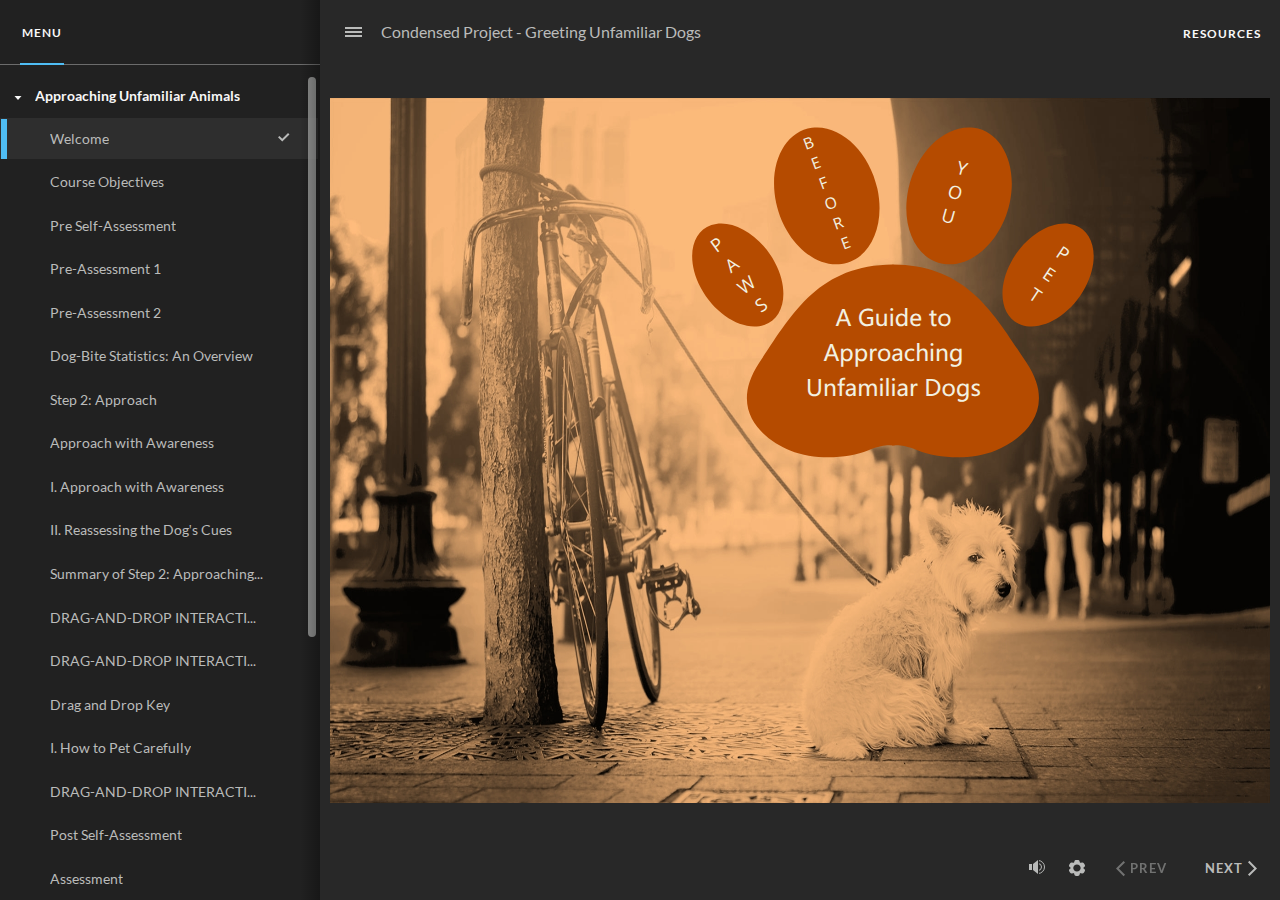
<file: index.html>
﻿<!doctype html>
<html lang="en-US">
<head>
  <meta charset="utf-8">
  <!-- Created using Storyline 360 x64 - http://www.articulate.com  -->
  <!-- version: 3.93.33359.0 -->
  <title>Condensed Project - Greeting Unfamiliar Dogs</title>
  <meta http-equiv="x-ua-compatible" content="IE=edge"/>
  <meta name="viewport" content="width=device-width,initial-scale=1,user-scalable=no,shrink-to-fit=no,minimal-ui"/>
  <meta name="apple-mobile-web-app-capable" content="yes"/>
  <style>
    html, body { height: 100%; padding: 0; margin: 0 }
    #app { height: 100%; width: 100%; }
  </style>

  <script>
    window.DS = {};
    window.globals = {
      DATA_PATH_BASE: '',
      HAS_FRAME: true,
      HAS_SLIDE: true,

      lmsPresent: false,
      tinCanPresent: false,
      cmi5Present: false,
      aoSupport: false,
      scale: 'noscale',
      captureRc: false,
      browserSize: 'optimal',
      bgColor: '#282828',
      features: 'DropInAcc,DropInBase,DropInCore,DropInInteractions,DropInMisc,DropInVectors,DropInVideo,LayerPresentAsDialog,MultipleQuizTracking,UpdatedThemeEditor',
      themeName: 'unified',
      preloaderColor: '#FFFFFF',
      suppressAnalytics: false,
      productChannel: 'stable',
      publishSource: 'storyline',
      aid: 'aid|c8b04d3f-d00f-46e5-b3c8-a647d2412b1c',
      cid: '47a792b4-56fe-43d5-baca-86faaa506571',
      playerVersion: '3.93.33359.0',
      publishTimestamp: '2024-11-09T13:02:13.8513103Z',
      maxIosVideoElements: 10,
      connectionSettings: { message: 'You%20are%20offline.%20Trying%20to%20reconnect...', useDarkTheme: false, mode: 'disabled' },
      hasFeature: function(feature) {
        return this.features.split(',').includes(feature);
      },
      
      parseParams: function(qs) {
        if (window.globals.parsedParams != null) {
          return window.globals.parsedParams;
        }
        qs = (qs || window.location.search.substr(1)).split('+').join(' ');
        var params = {},
            tokens,
            re = /[?&]?([^=]+)=([^&]*)/g;

        while (tokens = re.exec(qs)) {
          params[decodeURIComponent(tokens[1]).trim()] =
            decodeURIComponent(tokens[2]).trim();
        }
        window.globals.parsedParams = params;
        return params;
      }

    };
  </script>
  <script>
    var isIe11 = ('ActiveXObject' in window || window.MSBlobBuilder != null)
      && window.msCrypto != null && !window.ActiveXObject;
    if (isIe11) {
      window.globals.unsupportedBrowser = true;
      document.write(atob('[base64]'));
    }
  </script>

  <script>
    if (window.globals.hasFeature('MultiLanguageSinglePackageSupport')) {
      
      
    }
  </script>

  
  <script>window.THREE = { };</script>
  
</head>
<body style="background: #282828" class="cs-HTML theme-unified">
  <!-- 360 -->
  <script>!function(){var e,i=/iPhone/i,o=/iPod/i,n=/iPad/i,t=/\biOS-universal(?:.+)Mac\b/i,r=/\bAndroid(?:.+)Mobile\b/i,a=/Android/i,d=/(?:SD4930UR|\bSilk(?:.+)Mobile\b)/i,p=/Silk/i,l=/Windows Phone/i,u=/\bWindows(?:.+)ARM\b/i,b=/BlackBerry/i,s=/BB10/i,c=/Opera Mini/i,f=/\b(CriOS|Chrome)(?:.+)Mobile/i,h=/Mobile(?:.+)Firefox\b/i,v=function(e){return void 0!==e&&"MacIntel"===e.platform&&"number"==typeof e.maxTouchPoints&&e.maxTouchPoints>1&&"undefined"==typeof MSStream};e=function(e){var m={userAgent:"",platform:"",maxTouchPoints:0};e||"undefined"==typeof navigator?"string"==typeof e?m.userAgent=e:e&&e.userAgent&&(m={userAgent:e.userAgent,platform:e.platform,maxTouchPoints:e.maxTouchPoints||0}):m={userAgent:navigator.userAgent,platform:navigator.platform,maxTouchPoints:navigator.maxTouchPoints||0};var g=m.userAgent,y=g.split("[FBAN");void 0!==y[1]&&(g=y[0]),void 0!==(y=g.split("Twitter"))[1]&&(g=y[0]);var A=function(e){return function(i){return i.test(e)}}(g),w={apple:{phone:A(i)&&!A(l),ipod:A(o),tablet:!A(i)&&(A(n)||v(m))&&!A(l),universal:A(t),device:(A(i)||A(o)||A(n)||A(t)||v(m))&&!A(l)},amazon:{phone:A(d),tablet:!A(d)&&A(p),device:A(d)||A(p)},android:{phone:!A(l)&&A(d)||!A(l)&&A(r),tablet:!A(l)&&!A(d)&&!A(r)&&(A(p)||A(a)),device:!A(l)&&(A(d)||A(p)||A(r)||A(a))||A(/\bokhttp\b/i)},windows:{phone:A(l),tablet:A(u),device:A(l)||A(u)},other:{blackberry:A(b),blackberry10:A(s),opera:A(c),firefox:A(h),chrome:A(f),device:A(b)||A(s)||A(c)||A(h)||A(f)},any:!1,phone:!1,tablet:!1};return w.any=w.apple.device||w.android.device||w.windows.device||w.other.device,w.phone=w.apple.phone||w.android.phone||w.windows.phone,w.tablet=w.apple.tablet||w.android.tablet||w.windows.tablet,w}(),"object"==typeof exports&&"undefined"!=typeof module?module.exports=e:"function"==typeof define&&define.amd?define((function(){return e})):this.isMobile=e}();
    window.isMobile.apple.tablet = window.isMobile.apple.tablet ||
      (navigator.platform === 'MacIntel' && navigator.maxTouchPoints > 1);
    window.isMobile.apple.device = window.isMobile.apple.device || window.isMobile.apple.tablet;
    window.isMobile.tablet = window.isMobile.tablet || window.isMobile.apple.tablet;
    window.isMobile.any = window.isMobile.any || window.isMobile.apple.tablet;
  </script>

  <div id="focus-sink" tabindex="-1"></div>

  <div id="preso"></div>
  <script>
    (function() {

      var classTypes = [ 'desktop', 'mobile', 'phone', 'tablet' ];

      var addDeviceClasses = function(prefix, testObj) {
        var curr, i;
        for (i = 0; i < classTypes.length; i++) {
          curr = classTypes[i];
          if (testObj[curr]) {
            document.body.classList.add(prefix + curr);
          }
        }
      };

      var params = window.globals.parseParams(),
          isDevicePreview = params.devicepreview === '1',
          isPhoneOverride = params.deviceType === 'phone' || (isDevicePreview && params.phone == '1'),
          isTabletOverride = (params.deviceType === 'tablet' || isDevicePreview) && !isPhoneOverride,
          isMobileOverride = isPhoneOverride || isTabletOverride;

      var deviceView = {
        desktop: !window.isMobile.any && !isMobileOverride,
        mobile: window.isMobile.any || isMobileOverride,
        phone: isPhoneOverride || (window.isMobile.phone && !isTabletOverride),
        tablet: isTabletOverride || window.isMobile.tablet
      };

      window.globals.deviceView = deviceView;
      window.isMobile.desktop = !window.isMobile.any;
      window.isMobile.mobile = window.isMobile.any;

      addDeviceClasses('view-', deviceView);

    })();
  </script>
  
  <script src='story_content/triggers.js' type=text/javascript></script>
<script src='story_content/user.js' type=text/javascript></script>
  <div class="slide-loader"></div>

  <script>
    var doc = document, loader = doc.body.querySelector('.slide-loader'); [ 1, 2, 3 ].forEach(function(n) { var d = doc.createElement('div'); d.style.backgroundColor = window.globals.preloaderColor; d.classList.add('mobile-loader-dot'); d.classList.add('dot' + n); loader.appendChild(d); });
  </script>

  <div class="mobile-load-title-overlay" style="display: none">
    <div class="mobile-load-title">Condensed Project - Greeting Unfamiliar Dogs</div>
  </div>

  <div class="mobile-chrome-warning"></div>

  
<style>
  .warn-connection-dialog {
    display: none;
    background: transparent;
    pointer-events: all;
    position: fixed;
    left: 0;
    top: 0;
    width: 100%;
    height: 100%;
    z-index: 999;
  }

  .warn-connection-content {
    pointer-events: all;
    border-radius: 4px;
    background: white;
    border: 1px solid #E7E7E7;
    color: #333333;
    box-shadow: 0 2px 4px rgba(0, 0, 0, 0.25);
    transition: all 150ms ease-out;
    position: absolute;
    white-space: nowrap;
  }

  .view-phone.is-landscape .warn-connection-content {
    left: 23px;
    bottom: 23px;
  }

  .view-tablet.is-landscape .warn-connection-content {
    left: 50%;
    top: 20px;
    transform: translateX(-50%);
  }

  .view-mobile.is-portrait .warn-connection-content {
    transform: translate(-50%, calc(-100% - 15px));
  }

  .warn-connection-content p {
    display: inline-block;
    margin: 0 8px 0 0;
    line-height: 33px;
    font-size: 11px;
  }

  .warn-connection-content svg {
    position: relative;
    vertical-align: middle;
    margin: 0 2px 2px 8px;
  }

  .view-desktop .warn-connection-content {
    left: 1.5em;
    bottom: 1.5em;
  }

  .view-desktop .warn-connection-content p {
    font-size: 1.1em;
  }

  .is-offline .warn-connection-dialog {
    display: block;
  }

  .is-offline .cs-panel * {
    pointer-events: none !important;
  }

  .is-offline .cs-panel {
    pointer-events: all !important;
  }

  .is-offline #nav-controls * {
    pointer-events: none !important;
  }

  .is-offline #nav-controls {
    pointer-events: all !important;
  }
</style>

<div class="warn-connection-dialog" role="alertdialog" aria-modal="true" tabindex="0" aria-labelledby="warn-connection-message">
  <div class="warn-connection-content">
    <svg width="17" height="15" viewBox="0 0 17 15" xmlns="http://www.w3.org/2000/svg">
      <path fill="#8F0000" stroke="white" d="M16.07,12.98 L15.88,12.23 L9.51,1.21 C8.97,0.26,7.6,0.26,7.06,1.21 L0.69,12.23 C0.15,13.16,0.81,14.36,1.91,14.36 H14.65 C15.47,14.36,16.05,13.7,16.07,12.98 Z"/>
      <path fill="white" stroke="white" d="M8.58,5.5 C8.35,5.28,8.5,5.35,8.21,5.32 C8.09,5.35,7.97,5.49,7.96,5.67 C7.97,5.79,7.98,5.92,7.98,6.04 L7.98,6.04 C7.99,6.17,8,6.31,8.01,6.43 L8.01,6.44 C8.03,6.92,8.06,7.41,8.09,7.9 L8.09,7.9 C8.12,8.39,8.14,8.88,8.17,9.37 C8.17,9.39,8.18,9.42,8.2,9.44 C8.23,9.46,8.25,9.47,8.28,9.47 C8.31,9.47,8.34,9.46,8.35,9.44 C8.37,9.43,8.38,9.4,8.39,9.35 L8.39,9.34 C8.39,9.24,8.4,9.15,8.4,9.05 L8.4,9.05 C8.41,8.96,8.41,8.86,8.42,8.75 C8.43,8.44,8.45,8.12,8.47,7.81 L8.47,7.81 C8.49,7.49,8.51,7.18,8.53,6.87 C8.55,6.46,8.56,6.05,8.59,5.64 L8.6,5.62 C8.6,5.57,8.59,5.53,8.58,5.5 L8.21,5.32 Z"/>
      <circle fill="white" stroke="white" cx="8.3" cy="11.35" r="0.3"/>
    </svg>
    <p id="warn-connection-message">You are offline. Trying to reconnect...</p>
  </div>
</div>

<script>
  (function() {
    window.DS.connection = {
      warningShown: false,
      assets: {},
      loadingAssetGroup: false,
      retryDelay: 500
    };

    var connectionSettings = window.globals.connectionSettings || {};

    var useConnectionMessages = window.AbortController != null &&
      window.location.protocol != 'file:' &&
      connectionSettings.mode === 'normal';

    window.DS.connection.useConnectionMessages = useConnectionMessages;

    var assetCount = 0;
    var checkLoadedId;


    if (useConnectionMessages && connectionSettings != null) {
      var contentEl = document.querySelector('.warn-connection-content');
      var messageEl = contentEl.querySelector('p');

      if (connectionSettings.useDarkTheme) {
        contentEl.style.borderColor = '#BABBBA';
        contentEl.style.backgroundColor = '#282828';
        contentEl.style.color = '#FFFFFF';
      }

      if (connectionSettings.message != null) {
        messageEl.textContent = window.decodeURIComponent(connectionSettings.message);
      }
    }

    function checkAssetsReady() {
      for (var i in DS.connection.assets) {
        if (!DS.connection.assets[i].success) {
          return false;
        }
      }
      return true;
    }

    function stopAssetGroup() {
      if (!useConnectionMessages) { return; }

      assetCount = 0;

      DS.connection.oldAssetGroup = DS.connection.assets;
      DS.connection.assets = {};
      DS.connection.loadingAssetGroup = false;
      clearInterval(checkLoadedId);
    }

    function startAssetGroup() {
      if (!useConnectionMessages) { return; }
      var ticks = 0;
      clearInterval(checkLoadedId);
      checkLoadedId = setInterval(function() {
        var loaded = 0;
        if (assetCount === 0 && loaded === 0) {
          clearInterval(checkLoadedId);
          return;
        }

        for (var i in DS.connection.assets) {
          if (DS.connection.assets[i].success) {
            loaded++;
          }
        }

        if (assetCount === loaded && checkAssetsReady()) {
          for (var i in DS.connection.assets) {
            if (DS.connection.assets[i].action) {
              DS.connection.assets[i].action();
            }
          }
          hideWarning();
          stopAssetGroup();
        }
      }, 100)
    }

    function requiredAsset(url, action, retry, type) {
      if (!useConnectionMessages) { return; }
      if (DS.connection.assets[url]) { return; }

      DS.connection.assets[url] = {
        success: false, action: action, retry: retry, type: type
      };
      assetCount = Object.keys(DS.connection.assets).length;
      if (!DS.connection.loadingAssetGroup) {
        startAssetGroup();
      }
      DS.connection.loadingAssetGroup = true;
    }

    function assetLoaded(url) {
      if (!useConnectionMessages) { return; }
      if (DS.connection.assets[url]) {
        DS.connection.assets[url].success = true;
      }
    }

    function assetFailed(url) {
      if (!useConnectionMessages) { return; }
      if (!DS.connection.assets[url]) {
        if (/\.js$/.test(url) && url.indexOf('transcripts') === -1) {
          setTimeout(function() {
            if (DS.connection.lastSlideLoaded != null) {
              DS.connection.lastSlideLoaded();
            }
          }, DS.connection.retryDelay);
        }
        return;
      }
      if (!DS.connection.warningShown) { showWarning(); }
      if (DS.connection.assets[url].retry) {
        setTimeout(function() {
          if (!DS.connection.assets[url].success) {
            DS.connection.assets[url].retry()
          }
        }, DS.connection.retryDelay);
      }
    }

    function hideWarning() {
      document.body.classList.remove('is-offline');
      DS.connection.warningShown = false;
      enableKeys();
    }
    DS.connection.hideWarning = hideWarning

    function showWarning(btn) {
      document.body.classList.add('is-offline')
      DS.connection.warningShown = true;
      updateWarningPosition();
      disableKeys();
    }

    function updateWarningPosition() {
      if (!DS.connection.warningShown) {
        return;
      }

      var isPortrait = document.body.classList.contains('is-portrait');
      var isMobile = document.body.classList.contains('view-mobile');
      var warningEl = document.querySelector('.warn-connection-content');

      if (isPortrait && isMobile) {
        var slide = document.querySelector('.primary-slide');
        var slideRect = slide != null
          ? slide.getBoundingClientRect()
          : { top: window.innerHeight, left: 0, width: window.innerWidth };

        warningEl.style.top = `${slideRect.top}px`
        warningEl.style.left = `${slideRect.left + slideRect.width / 2}px`
      } else {
        warningEl.style.top = null;
        warningEl.style.left = null;
      }

      window.requestAnimationFrame(updateWarningPosition);
    }

    function onDisableKeyDown(e) {
      e.preventDefault();
      e.stopImmediatePropagation();
    }

    function onDisableKeyUp(e) {
      e.preventDefault();
      e.stopImmediatePropagation();
    }

    var accStyle = document.createElement('style');
    var warnDialogEl = document.querySelector('.warn-connection-dialog');

    function disableKeys() {
      if (DS.views && DS.views.nsStack && DS.views.nsStack.length === 1) {
        DS.views.nsStack[0].tabReachable = false
        DS.views.nsStack[0].updateTabIndex(true, true);
      }

      accStyle.innerHTML = '.acc-shadow-dom { display: none; }';
      document.body.appendChild(accStyle);

      warnDialogEl.parentNode.append(warnDialogEl);
      warnDialogEl.focus();
    }

    function enableKeys() {
      accStyle.remove();
      if (DS.views && DS.views.nsStack && DS.views.nsStack.length === 1 && DS.views.nsStack[0].name === '_frame') {
        DS.views.nsStack[0].tabReachable = true;
        DS.views.nsStack[0].updateTabIndex();
      }
    }

    // these will all be noops if the feature flag isn't set in
    // the data and `window.globals.features`
    DS.connection.requiredAsset = requiredAsset;
    DS.connection.assetLoaded = assetLoaded;
    DS.connection.assetFailed = assetFailed;
    DS.connection.stopAssetGroup = stopAssetGroup;
    DS.connection.startAssetGroup = startAssetGroup;
  })();
</script>


  <script>
    
    if (window.autoSpider && window.vInterfaceObject) {
      document.querySelector('.mobile-load-title-overlay').style.display = 'none';
    }
  </script>

  

  <link rel="stylesheet" href="html5/data/css/output.min.css" data-noprefix/>
</body>
<script src="html5/lib/scripts/bootstrapper.min.js"></script>
</html>
</file>
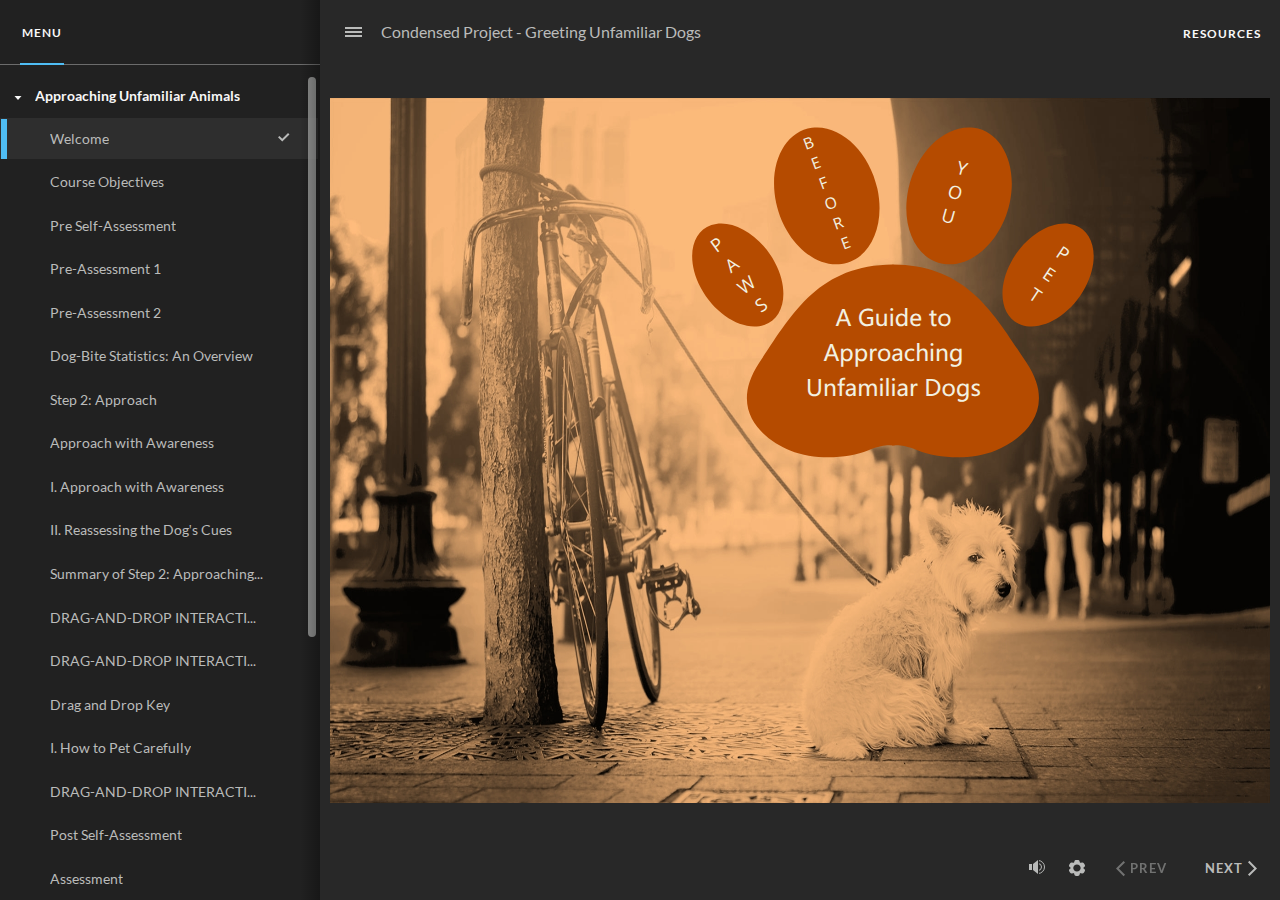
<file: story.html>
﻿<!doctype html>
<html lang="en-US">
<head>
  <meta charset="utf-8">
  <!-- Created using Storyline 360 x64 - http://www.articulate.com  -->
  <!-- version: 3.93.33359.0 -->
  <title>Condensed Project - Greeting Unfamiliar Dogs</title>
  <meta http-equiv="x-ua-compatible" content="IE=edge"/>
  <meta name="viewport" content="width=device-width,initial-scale=1,user-scalable=no,shrink-to-fit=no,minimal-ui"/>
  <meta name="apple-mobile-web-app-capable" content="yes"/>
  <style>
    html, body { height: 100%; padding: 0; margin: 0 }
    #app { height: 100%; width: 100%; }
  </style>

  <script>
    window.DS = {};
    window.globals = {
      DATA_PATH_BASE: '',
      HAS_FRAME: true,
      HAS_SLIDE: true,

      lmsPresent: false,
      tinCanPresent: false,
      cmi5Present: false,
      aoSupport: false,
      scale: 'noscale',
      captureRc: false,
      browserSize: 'optimal',
      bgColor: '#282828',
      features: 'DropInAcc,DropInBase,DropInCore,DropInInteractions,DropInMisc,DropInVectors,DropInVideo,LayerPresentAsDialog,MultipleQuizTracking,UpdatedThemeEditor',
      themeName: 'unified',
      preloaderColor: '#FFFFFF',
      suppressAnalytics: false,
      productChannel: 'stable',
      publishSource: 'storyline',
      aid: 'aid|c8b04d3f-d00f-46e5-b3c8-a647d2412b1c',
      cid: '47a792b4-56fe-43d5-baca-86faaa506571',
      playerVersion: '3.93.33359.0',
      publishTimestamp: '2024-11-09T13:02:13.8513103Z',
      maxIosVideoElements: 10,
      connectionSettings: { message: 'You%20are%20offline.%20Trying%20to%20reconnect...', useDarkTheme: false, mode: 'disabled' },
      hasFeature: function(feature) {
        return this.features.split(',').includes(feature);
      },
      
      parseParams: function(qs) {
        if (window.globals.parsedParams != null) {
          return window.globals.parsedParams;
        }
        qs = (qs || window.location.search.substr(1)).split('+').join(' ');
        var params = {},
            tokens,
            re = /[?&]?([^=]+)=([^&]*)/g;

        while (tokens = re.exec(qs)) {
          params[decodeURIComponent(tokens[1]).trim()] =
            decodeURIComponent(tokens[2]).trim();
        }
        window.globals.parsedParams = params;
        return params;
      }

    };
  </script>
  <script>
    var isIe11 = ('ActiveXObject' in window || window.MSBlobBuilder != null)
      && window.msCrypto != null && !window.ActiveXObject;
    if (isIe11) {
      window.globals.unsupportedBrowser = true;
      document.write(atob('[base64]'));
    }
  </script>

  <script>
    if (window.globals.hasFeature('MultiLanguageSinglePackageSupport')) {
      
      
    }
  </script>

  
  <script>window.THREE = { };</script>
  
</head>
<body style="background: #282828" class="cs-HTML theme-unified">
  <!-- 360 -->
  <script>!function(){var e,i=/iPhone/i,o=/iPod/i,n=/iPad/i,t=/\biOS-universal(?:.+)Mac\b/i,r=/\bAndroid(?:.+)Mobile\b/i,a=/Android/i,d=/(?:SD4930UR|\bSilk(?:.+)Mobile\b)/i,p=/Silk/i,l=/Windows Phone/i,u=/\bWindows(?:.+)ARM\b/i,b=/BlackBerry/i,s=/BB10/i,c=/Opera Mini/i,f=/\b(CriOS|Chrome)(?:.+)Mobile/i,h=/Mobile(?:.+)Firefox\b/i,v=function(e){return void 0!==e&&"MacIntel"===e.platform&&"number"==typeof e.maxTouchPoints&&e.maxTouchPoints>1&&"undefined"==typeof MSStream};e=function(e){var m={userAgent:"",platform:"",maxTouchPoints:0};e||"undefined"==typeof navigator?"string"==typeof e?m.userAgent=e:e&&e.userAgent&&(m={userAgent:e.userAgent,platform:e.platform,maxTouchPoints:e.maxTouchPoints||0}):m={userAgent:navigator.userAgent,platform:navigator.platform,maxTouchPoints:navigator.maxTouchPoints||0};var g=m.userAgent,y=g.split("[FBAN");void 0!==y[1]&&(g=y[0]),void 0!==(y=g.split("Twitter"))[1]&&(g=y[0]);var A=function(e){return function(i){return i.test(e)}}(g),w={apple:{phone:A(i)&&!A(l),ipod:A(o),tablet:!A(i)&&(A(n)||v(m))&&!A(l),universal:A(t),device:(A(i)||A(o)||A(n)||A(t)||v(m))&&!A(l)},amazon:{phone:A(d),tablet:!A(d)&&A(p),device:A(d)||A(p)},android:{phone:!A(l)&&A(d)||!A(l)&&A(r),tablet:!A(l)&&!A(d)&&!A(r)&&(A(p)||A(a)),device:!A(l)&&(A(d)||A(p)||A(r)||A(a))||A(/\bokhttp\b/i)},windows:{phone:A(l),tablet:A(u),device:A(l)||A(u)},other:{blackberry:A(b),blackberry10:A(s),opera:A(c),firefox:A(h),chrome:A(f),device:A(b)||A(s)||A(c)||A(h)||A(f)},any:!1,phone:!1,tablet:!1};return w.any=w.apple.device||w.android.device||w.windows.device||w.other.device,w.phone=w.apple.phone||w.android.phone||w.windows.phone,w.tablet=w.apple.tablet||w.android.tablet||w.windows.tablet,w}(),"object"==typeof exports&&"undefined"!=typeof module?module.exports=e:"function"==typeof define&&define.amd?define((function(){return e})):this.isMobile=e}();
    window.isMobile.apple.tablet = window.isMobile.apple.tablet ||
      (navigator.platform === 'MacIntel' && navigator.maxTouchPoints > 1);
    window.isMobile.apple.device = window.isMobile.apple.device || window.isMobile.apple.tablet;
    window.isMobile.tablet = window.isMobile.tablet || window.isMobile.apple.tablet;
    window.isMobile.any = window.isMobile.any || window.isMobile.apple.tablet;
  </script>

  <div id="focus-sink" tabindex="-1"></div>

  <div id="preso"></div>
  <script>
    (function() {

      var classTypes = [ 'desktop', 'mobile', 'phone', 'tablet' ];

      var addDeviceClasses = function(prefix, testObj) {
        var curr, i;
        for (i = 0; i < classTypes.length; i++) {
          curr = classTypes[i];
          if (testObj[curr]) {
            document.body.classList.add(prefix + curr);
          }
        }
      };

      var params = window.globals.parseParams(),
          isDevicePreview = params.devicepreview === '1',
          isPhoneOverride = params.deviceType === 'phone' || (isDevicePreview && params.phone == '1'),
          isTabletOverride = (params.deviceType === 'tablet' || isDevicePreview) && !isPhoneOverride,
          isMobileOverride = isPhoneOverride || isTabletOverride;

      var deviceView = {
        desktop: !window.isMobile.any && !isMobileOverride,
        mobile: window.isMobile.any || isMobileOverride,
        phone: isPhoneOverride || (window.isMobile.phone && !isTabletOverride),
        tablet: isTabletOverride || window.isMobile.tablet
      };

      window.globals.deviceView = deviceView;
      window.isMobile.desktop = !window.isMobile.any;
      window.isMobile.mobile = window.isMobile.any;

      addDeviceClasses('view-', deviceView);

    })();
  </script>
  
  <script src='story_content/triggers.js' type=text/javascript></script>
<script src='story_content/user.js' type=text/javascript></script>
  <div class="slide-loader"></div>

  <script>
    var doc = document, loader = doc.body.querySelector('.slide-loader'); [ 1, 2, 3 ].forEach(function(n) { var d = doc.createElement('div'); d.style.backgroundColor = window.globals.preloaderColor; d.classList.add('mobile-loader-dot'); d.classList.add('dot' + n); loader.appendChild(d); });
  </script>

  <div class="mobile-load-title-overlay" style="display: none">
    <div class="mobile-load-title">Condensed Project - Greeting Unfamiliar Dogs</div>
  </div>

  <div class="mobile-chrome-warning"></div>

  
<style>
  .warn-connection-dialog {
    display: none;
    background: transparent;
    pointer-events: all;
    position: fixed;
    left: 0;
    top: 0;
    width: 100%;
    height: 100%;
    z-index: 999;
  }

  .warn-connection-content {
    pointer-events: all;
    border-radius: 4px;
    background: white;
    border: 1px solid #E7E7E7;
    color: #333333;
    box-shadow: 0 2px 4px rgba(0, 0, 0, 0.25);
    transition: all 150ms ease-out;
    position: absolute;
    white-space: nowrap;
  }

  .view-phone.is-landscape .warn-connection-content {
    left: 23px;
    bottom: 23px;
  }

  .view-tablet.is-landscape .warn-connection-content {
    left: 50%;
    top: 20px;
    transform: translateX(-50%);
  }

  .view-mobile.is-portrait .warn-connection-content {
    transform: translate(-50%, calc(-100% - 15px));
  }

  .warn-connection-content p {
    display: inline-block;
    margin: 0 8px 0 0;
    line-height: 33px;
    font-size: 11px;
  }

  .warn-connection-content svg {
    position: relative;
    vertical-align: middle;
    margin: 0 2px 2px 8px;
  }

  .view-desktop .warn-connection-content {
    left: 1.5em;
    bottom: 1.5em;
  }

  .view-desktop .warn-connection-content p {
    font-size: 1.1em;
  }

  .is-offline .warn-connection-dialog {
    display: block;
  }

  .is-offline .cs-panel * {
    pointer-events: none !important;
  }

  .is-offline .cs-panel {
    pointer-events: all !important;
  }

  .is-offline #nav-controls * {
    pointer-events: none !important;
  }

  .is-offline #nav-controls {
    pointer-events: all !important;
  }
</style>

<div class="warn-connection-dialog" role="alertdialog" aria-modal="true" tabindex="0" aria-labelledby="warn-connection-message">
  <div class="warn-connection-content">
    <svg width="17" height="15" viewBox="0 0 17 15" xmlns="http://www.w3.org/2000/svg">
      <path fill="#8F0000" stroke="white" d="M16.07,12.98 L15.88,12.23 L9.51,1.21 C8.97,0.26,7.6,0.26,7.06,1.21 L0.69,12.23 C0.15,13.16,0.81,14.36,1.91,14.36 H14.65 C15.47,14.36,16.05,13.7,16.07,12.98 Z"/>
      <path fill="white" stroke="white" d="M8.58,5.5 C8.35,5.28,8.5,5.35,8.21,5.32 C8.09,5.35,7.97,5.49,7.96,5.67 C7.97,5.79,7.98,5.92,7.98,6.04 L7.98,6.04 C7.99,6.17,8,6.31,8.01,6.43 L8.01,6.44 C8.03,6.92,8.06,7.41,8.09,7.9 L8.09,7.9 C8.12,8.39,8.14,8.88,8.17,9.37 C8.17,9.39,8.18,9.42,8.2,9.44 C8.23,9.46,8.25,9.47,8.28,9.47 C8.31,9.47,8.34,9.46,8.35,9.44 C8.37,9.43,8.38,9.4,8.39,9.35 L8.39,9.34 C8.39,9.24,8.4,9.15,8.4,9.05 L8.4,9.05 C8.41,8.96,8.41,8.86,8.42,8.75 C8.43,8.44,8.45,8.12,8.47,7.81 L8.47,7.81 C8.49,7.49,8.51,7.18,8.53,6.87 C8.55,6.46,8.56,6.05,8.59,5.64 L8.6,5.62 C8.6,5.57,8.59,5.53,8.58,5.5 L8.21,5.32 Z"/>
      <circle fill="white" stroke="white" cx="8.3" cy="11.35" r="0.3"/>
    </svg>
    <p id="warn-connection-message">You are offline. Trying to reconnect...</p>
  </div>
</div>

<script>
  (function() {
    window.DS.connection = {
      warningShown: false,
      assets: {},
      loadingAssetGroup: false,
      retryDelay: 500
    };

    var connectionSettings = window.globals.connectionSettings || {};

    var useConnectionMessages = window.AbortController != null &&
      window.location.protocol != 'file:' &&
      connectionSettings.mode === 'normal';

    window.DS.connection.useConnectionMessages = useConnectionMessages;

    var assetCount = 0;
    var checkLoadedId;


    if (useConnectionMessages && connectionSettings != null) {
      var contentEl = document.querySelector('.warn-connection-content');
      var messageEl = contentEl.querySelector('p');

      if (connectionSettings.useDarkTheme) {
        contentEl.style.borderColor = '#BABBBA';
        contentEl.style.backgroundColor = '#282828';
        contentEl.style.color = '#FFFFFF';
      }

      if (connectionSettings.message != null) {
        messageEl.textContent = window.decodeURIComponent(connectionSettings.message);
      }
    }

    function checkAssetsReady() {
      for (var i in DS.connection.assets) {
        if (!DS.connection.assets[i].success) {
          return false;
        }
      }
      return true;
    }

    function stopAssetGroup() {
      if (!useConnectionMessages) { return; }

      assetCount = 0;

      DS.connection.oldAssetGroup = DS.connection.assets;
      DS.connection.assets = {};
      DS.connection.loadingAssetGroup = false;
      clearInterval(checkLoadedId);
    }

    function startAssetGroup() {
      if (!useConnectionMessages) { return; }
      var ticks = 0;
      clearInterval(checkLoadedId);
      checkLoadedId = setInterval(function() {
        var loaded = 0;
        if (assetCount === 0 && loaded === 0) {
          clearInterval(checkLoadedId);
          return;
        }

        for (var i in DS.connection.assets) {
          if (DS.connection.assets[i].success) {
            loaded++;
          }
        }

        if (assetCount === loaded && checkAssetsReady()) {
          for (var i in DS.connection.assets) {
            if (DS.connection.assets[i].action) {
              DS.connection.assets[i].action();
            }
          }
          hideWarning();
          stopAssetGroup();
        }
      }, 100)
    }

    function requiredAsset(url, action, retry, type) {
      if (!useConnectionMessages) { return; }
      if (DS.connection.assets[url]) { return; }

      DS.connection.assets[url] = {
        success: false, action: action, retry: retry, type: type
      };
      assetCount = Object.keys(DS.connection.assets).length;
      if (!DS.connection.loadingAssetGroup) {
        startAssetGroup();
      }
      DS.connection.loadingAssetGroup = true;
    }

    function assetLoaded(url) {
      if (!useConnectionMessages) { return; }
      if (DS.connection.assets[url]) {
        DS.connection.assets[url].success = true;
      }
    }

    function assetFailed(url) {
      if (!useConnectionMessages) { return; }
      if (!DS.connection.assets[url]) {
        if (/\.js$/.test(url) && url.indexOf('transcripts') === -1) {
          setTimeout(function() {
            if (DS.connection.lastSlideLoaded != null) {
              DS.connection.lastSlideLoaded();
            }
          }, DS.connection.retryDelay);
        }
        return;
      }
      if (!DS.connection.warningShown) { showWarning(); }
      if (DS.connection.assets[url].retry) {
        setTimeout(function() {
          if (!DS.connection.assets[url].success) {
            DS.connection.assets[url].retry()
          }
        }, DS.connection.retryDelay);
      }
    }

    function hideWarning() {
      document.body.classList.remove('is-offline');
      DS.connection.warningShown = false;
      enableKeys();
    }
    DS.connection.hideWarning = hideWarning

    function showWarning(btn) {
      document.body.classList.add('is-offline')
      DS.connection.warningShown = true;
      updateWarningPosition();
      disableKeys();
    }

    function updateWarningPosition() {
      if (!DS.connection.warningShown) {
        return;
      }

      var isPortrait = document.body.classList.contains('is-portrait');
      var isMobile = document.body.classList.contains('view-mobile');
      var warningEl = document.querySelector('.warn-connection-content');

      if (isPortrait && isMobile) {
        var slide = document.querySelector('.primary-slide');
        var slideRect = slide != null
          ? slide.getBoundingClientRect()
          : { top: window.innerHeight, left: 0, width: window.innerWidth };

        warningEl.style.top = `${slideRect.top}px`
        warningEl.style.left = `${slideRect.left + slideRect.width / 2}px`
      } else {
        warningEl.style.top = null;
        warningEl.style.left = null;
      }

      window.requestAnimationFrame(updateWarningPosition);
    }

    function onDisableKeyDown(e) {
      e.preventDefault();
      e.stopImmediatePropagation();
    }

    function onDisableKeyUp(e) {
      e.preventDefault();
      e.stopImmediatePropagation();
    }

    var accStyle = document.createElement('style');
    var warnDialogEl = document.querySelector('.warn-connection-dialog');

    function disableKeys() {
      if (DS.views && DS.views.nsStack && DS.views.nsStack.length === 1) {
        DS.views.nsStack[0].tabReachable = false
        DS.views.nsStack[0].updateTabIndex(true, true);
      }

      accStyle.innerHTML = '.acc-shadow-dom { display: none; }';
      document.body.appendChild(accStyle);

      warnDialogEl.parentNode.append(warnDialogEl);
      warnDialogEl.focus();
    }

    function enableKeys() {
      accStyle.remove();
      if (DS.views && DS.views.nsStack && DS.views.nsStack.length === 1 && DS.views.nsStack[0].name === '_frame') {
        DS.views.nsStack[0].tabReachable = true;
        DS.views.nsStack[0].updateTabIndex();
      }
    }

    // these will all be noops if the feature flag isn't set in
    // the data and `window.globals.features`
    DS.connection.requiredAsset = requiredAsset;
    DS.connection.assetLoaded = assetLoaded;
    DS.connection.assetFailed = assetFailed;
    DS.connection.stopAssetGroup = stopAssetGroup;
    DS.connection.startAssetGroup = startAssetGroup;
  })();
</script>


  <script>
    
    if (window.autoSpider && window.vInterfaceObject) {
      document.querySelector('.mobile-load-title-overlay').style.display = 'none';
    }
  </script>

  

  <link rel="stylesheet" href="html5/data/css/output.min.css" data-noprefix/>
</body>
<script src="html5/lib/scripts/bootstrapper.min.js"></script>
</html>
</file>
